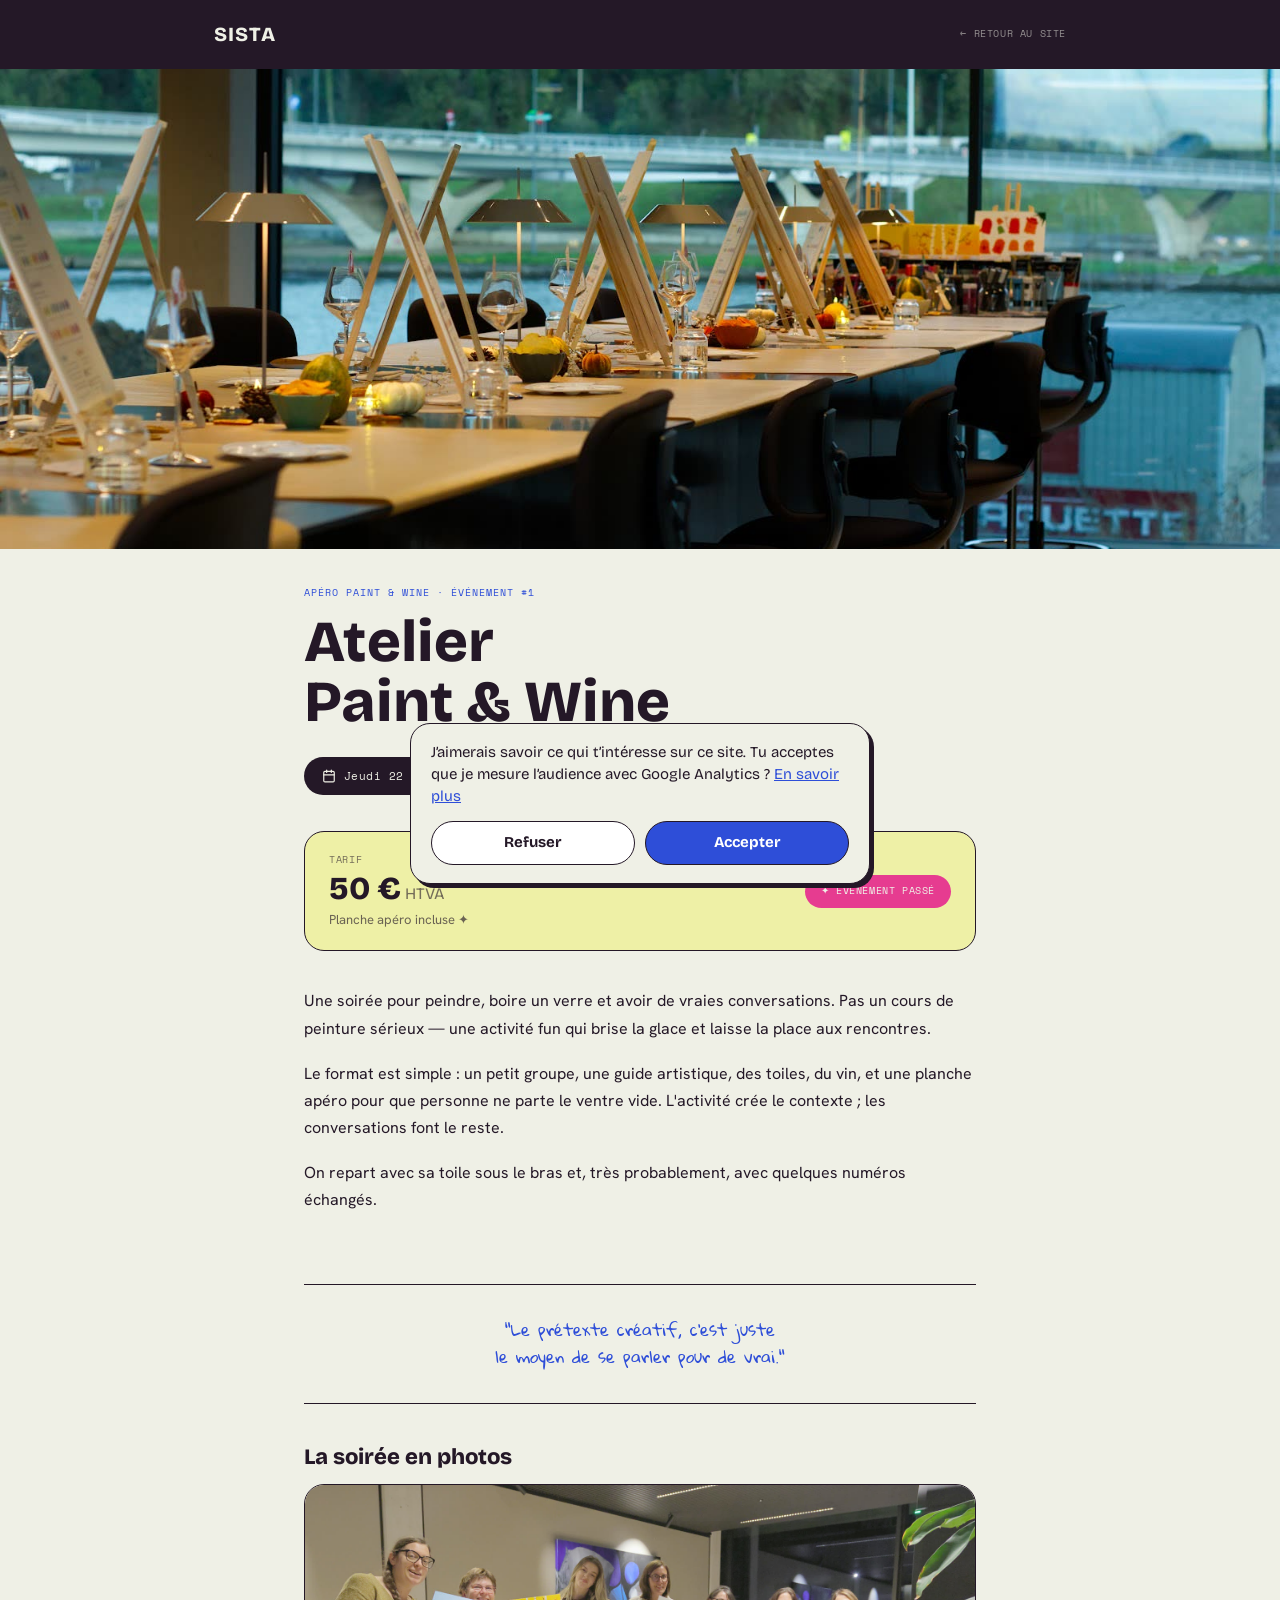
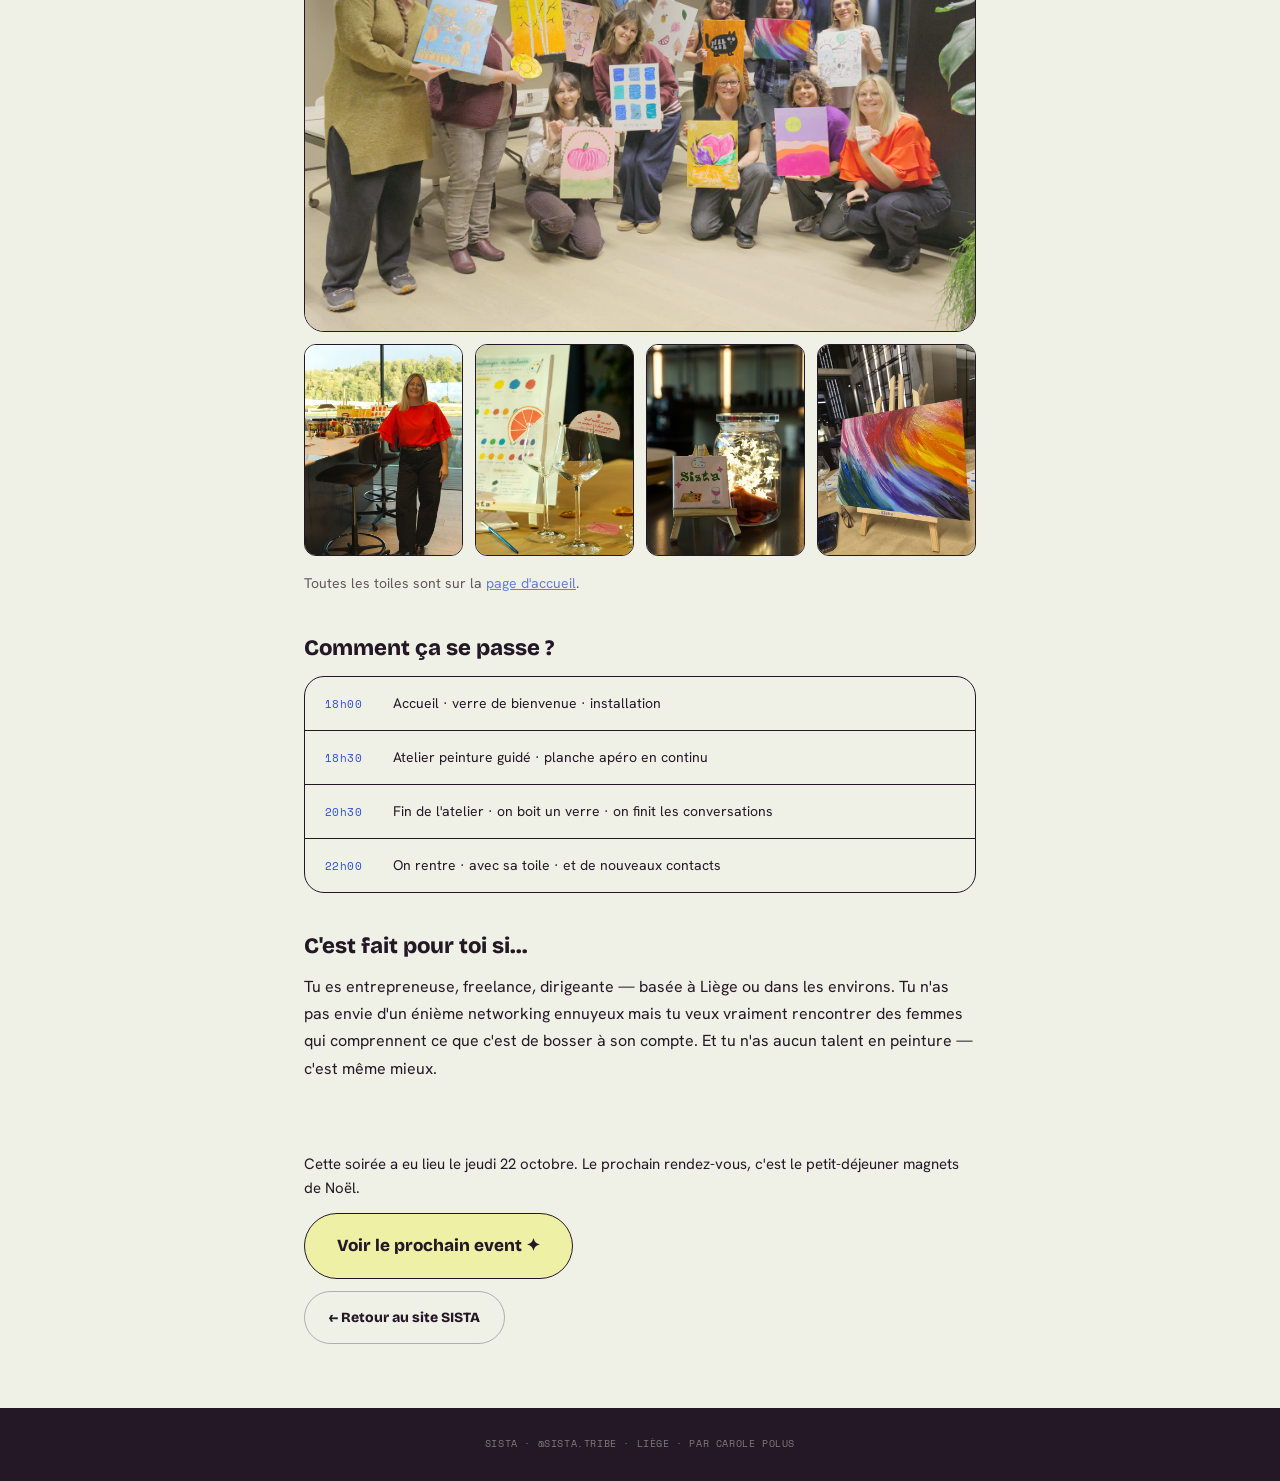
<file: event-paint-wine-22-octobre.html>
<!DOCTYPE html>
<html lang="fr">
<head>
<meta charset="UTF-8">
<meta name="viewport" content="width=device-width, initial-scale=1.0">
<title>Atelier Paint & Wine · SISTA · 22 octobre</title>
<meta name="description" content="Atelier Paint & Wine SISTA · Jeudi 22 octobre · 18h–22h · Bord de Meuse, Liège · 50€ HTVA, planche apéro incluse.">
<meta property="og:title" content="Atelier Paint & Wine · SISTA · 22 octobre">
<meta property="og:description" content="Un soir peinture, vin et vraies conversations entre entrepreneures à Liège. Places limitées.">
<meta property="og:image" content="https://sistatribe.be/img/galerie/paint-wine-salle.jpg">
<link rel="icon" type="image/svg+xml" href="data:image/svg+xml,<svg xmlns='http://www.w3.org/2000/svg' viewBox='0 0 32 32'><rect width='32' height='32' rx='8' fill='%232E4ED8'/><path d='M16 4C16.5 13.2 18.8 15.5 28 16 18.8 16.5 16.5 18.8 16 28 15.5 18.8 13.2 16.5 4 16 13.2 15.5 15.5 13.2 16 4Z' fill='%23E63C90'/></svg>">
<link rel="preconnect" href="https://fonts.googleapis.com">
<link href="https://fonts.googleapis.com/css2?family=Hanken+Grotesk:wght@400;500;600;700&display=swap" rel="stylesheet">
<style>
  @font-face { font-family:'Bricolage Grotesque'; src:url('fonts/BricolageGrotesque-Regular.ttf') format('truetype'); font-weight:400; }
  @font-face { font-family:'Bricolage Grotesque'; src:url('fonts/BricolageGrotesque-Bold.ttf') format('truetype'); font-weight:700; }
  @font-face { font-family:'Bricolage Grotesque'; src:url('fonts/BricolageGrotesque-ExtraBold.ttf') format('truetype'); font-weight:800; }
  @font-face { font-family:'Space Mono'; src:url('fonts/SpaceMono-Regular.ttf') format('truetype'); font-weight:400; }
  @font-face { font-family:'Gloria Hallelujah'; src:url('fonts/gloriahallelujah.ttf') format('truetype'); font-weight:400; }

  :root{
    --cobalt:#2E4ED8;
    --magenta:#E63C90;
    --periwinkle:#6154DB;
    --cream:#EFF0E6;
    --citron:#EEF0A6;
    --lime:#B5D62A;
    --ink:#241827;
    --border-main:1.5px solid var(--ink);
    --radius-card:20px;
  }
  *{ box-sizing:border-box; margin:0; padding:0; }
  body{
    background:var(--cream);
    color:var(--ink);
    font-family:'Hanken Grotesk', sans-serif;
    line-height:1.65;
  }

  /* ── Header ── */
  header{
    background:var(--ink);
    padding:18px 0;
    position:sticky;
    top:0;
    z-index:100;
  }
  header .inner{
    max-width:900px;
    margin:0 auto;
    padding:0 24px;
    display:flex;
    align-items:center;
    justify-content:space-between;
    gap:16px;
  }
  .logo{
    font-family:'Bricolage Grotesque', sans-serif;
    font-weight:800;
    font-size:20px;
    color:var(--cream);
    text-decoration:none;
    letter-spacing:.05em;
  }
  .back-link{
    font-family:'Space Mono', monospace;
    font-size:10px;
    color:var(--cream);
    text-decoration:none;
    letter-spacing:.06em;
    text-transform:uppercase;
    opacity:.55;
    transition:opacity .15s;
  }
  .back-link:hover{ opacity:.9; }

  /* ── Hero ── */
  .hero-img{
    width:100%;
    height:clamp(260px, 42vw, 480px);
    object-fit:cover;
    display:block;
  }
  .hero-fallback{
    width:100%;
    height:clamp(260px, 42vw, 480px);
    background:repeating-linear-gradient(45deg,#2E4ED8,#2E4ED8 10px,#6154DB 10px,#6154DB 20px);
  }

  /* ── Wrap ── */
  .wrap{ max-width:720px; margin:0 auto; padding:0 24px; }

  /* ── Badge ── */
  .badge{
    display:inline-block;
    font-family:'Space Mono', monospace;
    font-size:9px;
    letter-spacing:.08em;
    text-transform:uppercase;
    padding:5px 12px;
    border-radius:999px;
    border:var(--border-main);
  }
  .badge-magenta{ background:var(--magenta); color:var(--cream); }

  /* ── Titre event ── */
  .event-header{
    padding:36px 0 0;
  }
  .event-label{
    font-family:'Space Mono', monospace;
    font-size:10px;
    letter-spacing:.1em;
    text-transform:uppercase;
    color:var(--cobalt);
    margin-bottom:10px;
  }
  h1{
    font-family:'Bricolage Grotesque', sans-serif;
    font-weight:800;
    font-size:clamp(34px, 7vw, 58px);
    line-height:1.05;
    margin-bottom:24px;
  }

  /* ── Infos pratiques ── */
  .infos{
    display:flex;
    flex-wrap:wrap;
    gap:12px;
    margin-bottom:36px;
  }
  .info-chip{
    display:flex;
    align-items:center;
    gap:8px;
    background:var(--ink);
    color:var(--cream);
    border-radius:999px;
    padding:10px 18px;
    font-family:'Space Mono', monospace;
    font-size:11px;
    letter-spacing:.04em;
  }
  .info-chip svg{ flex-shrink:0; }

  /* ── Prix highlight ── */
  .prix-box{
    background:var(--citron);
    border:var(--border-main);
    border-radius:var(--radius-card);
    padding:20px 24px;
    margin-bottom:36px;
    display:flex;
    align-items:center;
    justify-content:space-between;
    flex-wrap:wrap;
    gap:12px;
  }
  .prix-label{
    font-family:'Space Mono', monospace;
    font-size:10px;
    letter-spacing:.07em;
    text-transform:uppercase;
    opacity:.6;
    margin-bottom:4px;
  }
  .prix-amount{
    font-family:'Bricolage Grotesque', sans-serif;
    font-weight:800;
    font-size:32px;
    line-height:1;
  }
  .prix-sub{
    font-size:13px;
    opacity:.65;
    margin-top:4px;
  }
  .places-badge{
    font-family:'Space Mono', monospace;
    font-size:10px;
    letter-spacing:.06em;
    text-transform:uppercase;
    background:var(--magenta);
    color:var(--cream);
    border-radius:999px;
    padding:8px 16px;
    white-space:nowrap;
  }

  /* ── Corps ── */
  .body-text{
    padding:0 0 16px;
  }
  .body-text p{
    font-size:16px;
    margin-bottom:18px;
    line-height:1.7;
  }
  h2{
    font-family:'Bricolage Grotesque', sans-serif;
    font-weight:800;
    font-size:22px;
    margin:40px 0 14px;
    line-height:1.2;
  }

  /* ── Programme ── */
  .programme{
    border:var(--border-main);
    border-radius:var(--radius-card);
    overflow:hidden;
    margin-bottom:36px;
  }
  .programme-row{
    display:flex;
    align-items:flex-start;
    gap:16px;
    padding:16px 20px;
    border-bottom:var(--border-main);
  }
  .programme-row:last-child{ border-bottom:none; }
  .programme-time{
    font-family:'Space Mono', monospace;
    font-size:11px;
    letter-spacing:.04em;
    color:var(--cobalt);
    white-space:nowrap;
    min-width:52px;
    padding-top:2px;
  }
  .programme-desc{
    font-size:14px;
    line-height:1.5;
  }

  /* ── Pull quote ── */
  .pull-quote{
    font-family:'Gloria Hallelujah', cursive;
    font-size:15px;
    line-height:1.8;
    text-align:center;
    color:var(--cobalt);
    padding:32px 24px;
    border-top:var(--border-main);
    border-bottom:var(--border-main);
    margin:36px 0;
  }

  /* ── En photos ── */
  .photo-groupe{
    width:100%;
    aspect-ratio:3/2;
    object-fit:cover;
    border:var(--border-main);
    border-radius:var(--radius-card);
    display:block;
    margin-bottom:12px;
  }
  .toiles{
    display:grid;
    grid-template-columns:repeat(4, 1fr);
    gap:12px;
    margin-bottom:36px;
  }
  .toiles img{
    width:100%;
    aspect-ratio:3/4;
    object-fit:cover;
    border:var(--border-main);
    border-radius:12px;
    display:block;
  }
  @media (max-width:520px){
    .toiles{ grid-template-columns:repeat(2, 1fr); }
  }

  /* ── CTA sticky ── */
  .cta-block{
    padding:36px 0 64px;
    display:flex;
    flex-direction:column;
    align-items:flex-start;
    gap:12px;
  }
  .btn{
    display:inline-flex;
    align-items:center;
    gap:10px;
    font-family:'Bricolage Grotesque', sans-serif;
    font-weight:800;
    font-size:17px;
    text-decoration:none;
    padding:18px 32px;
    border-radius:999px;
    border:var(--border-main);
   
    transition:transform .18s cubic-bezier(.34,1.56,.64,1), box-shadow .18s;
  }
  .btn:hover{ transform:translateY(-3px) scale(1.03); box-shadow:0 8px 24px rgba(0,0,0,.14); }
  .btn-reserve{ background:var(--citron); color:var(--ink); }
  .btn-back{ background:transparent; color:var(--ink); border-color:rgba(36,24,39,.3); font-size:14px; padding:14px 24px; }

  /* ── Footer ── */
  footer{
    background:var(--ink);
    color:var(--cream);
    padding:28px 0;
    text-align:center;
  }
  .kick{
    font-family:'Space Mono', monospace;
    font-size:10px;
    opacity:.45;
    letter-spacing:.06em;
    text-transform:uppercase;
  }
</style>
<script src="/analytics.js" defer></script>
<link rel="stylesheet" href="curseur.css">
</head>
<body>

<header>
  <div class="inner">
    <a href="index.html" class="logo">SISTA</a>
    <a href="index.html" class="back-link">← Retour au site</a>
  </div>
</header>

<!-- Hero image -->
<img class="hero-img" src="img/galerie/paint-wine-salle.jpg" alt="La salle du Bord de Meuse préparée pour l'atelier Paint & Wine SISTA"
     onerror="this.style.display='none';this.nextElementSibling.style.display='block'">
<div class="hero-fallback" style="display:none;"></div>

<div class="wrap">

  <div class="event-header">
    <p class="event-label">Apéro Paint &amp; Wine · Événement #1</p>
    <h1>Atelier<br>Paint &amp; Wine</h1>
  </div>

  <!-- Infos pratiques -->
  <div class="infos">
    <div class="info-chip">
      <svg width="14" height="14" viewBox="0 0 24 24" fill="none" stroke="currentColor" stroke-width="2" stroke-linecap="round" stroke-linejoin="round"><rect x="3" y="4" width="18" height="18" rx="2"/><line x1="16" y1="2" x2="16" y2="6"/><line x1="8" y1="2" x2="8" y2="6"/><line x1="3" y1="10" x2="21" y2="10"/></svg>
      Jeudi 22 octobre
    </div>
    <div class="info-chip">
      <svg width="14" height="14" viewBox="0 0 24 24" fill="none" stroke="currentColor" stroke-width="2" stroke-linecap="round" stroke-linejoin="round"><circle cx="12" cy="12" r="10"/><polyline points="12 6 12 12 16 14"/></svg>
      18h – 22h
    </div>
    <div class="info-chip">
      <svg width="14" height="14" viewBox="0 0 24 24" fill="none" stroke="currentColor" stroke-width="2" stroke-linecap="round" stroke-linejoin="round"><path d="M21 10c0 7-9 13-9 13S3 17 3 10a9 9 0 0 1 18 0z"/><circle cx="12" cy="10" r="3"/></svg>
      Bord de Meuse · Liège
    </div>
  </div>

  <!-- Prix -->
  <div class="prix-box">
    <div>
      <p class="prix-label">Tarif</p>
      <p class="prix-amount">50 €<span style="font-size:16px;font-weight:400;opacity:.6;"> HTVA</span></p>
      <p class="prix-sub">Planche apéro incluse ✦</p>
    </div>
    <span class="places-badge">✦ Événement passé</span>
  </div>

  <!-- Corps -->
  <div class="body-text">
    <p>Une soirée pour peindre, boire un verre et avoir de vraies conversations. Pas un cours de peinture sérieux — une activité fun qui brise la glace et laisse la place aux rencontres.</p>
    <p>Le format est simple : un petit groupe, une guide artistique, des toiles, du vin, et une planche apéro pour que personne ne parte le ventre vide. L'activité crée le contexte ; les conversations font le reste.</p>
    <p>On repart avec sa toile sous le bras et, très probablement, avec quelques numéros échangés.</p>
  </div>

  <div class="pull-quote">
    "Le prétexte créatif, c'est juste<br>le moyen de se parler pour de vrai."
  </div>

  <!-- En photos -->
  <h2>La soirée en photos</h2>
  <img class="photo-groupe" src="img/galerie/paint-wine-groupe.jpg" alt="Les participantes du Paint & Wine SISTA posent avec leurs toiles au Bord de Meuse" loading="lazy">
  <div class="toiles">
    <img src="img/galerie/paint-wine-15.jpg" alt="Carole Polus dans la salle avant l'atelier" loading="lazy">
    <img src="img/galerie/paint-wine-17.jpg" alt="Fiche de couleurs sur un chevalet, avec un verre de vin" loading="lazy">
    <img src="img/galerie/paint-wine-06.jpg" alt="Petit chevalet SISTA à côté d'un bocal lumineux" loading="lazy">
    <img src="img/galerie/toile-08.jpg" alt="Toile : vague de couleurs vives" loading="lazy">
  </div>
  <p style="font-size:14px;opacity:.7;margin:-20px 0 36px;">Toutes les toiles sont sur la <a href="index.html#en-vrai" style="color:var(--cobalt);">page d'accueil</a>.</p>

  <!-- Programme -->
  <h2>Comment ça se passe ?</h2>
  <div class="programme">
    <div class="programme-row">
      <span class="programme-time">18h00</span>
      <span class="programme-desc">Accueil · verre de bienvenue · installation</span>
    </div>
    <div class="programme-row">
      <span class="programme-time">18h30</span>
      <span class="programme-desc">Atelier peinture guidé · planche apéro en continu</span>
    </div>
    <div class="programme-row">
      <span class="programme-time">20h30</span>
      <span class="programme-desc">Fin de l'atelier · on boit un verre · on finit les conversations</span>
    </div>
    <div class="programme-row">
      <span class="programme-time">22h00</span>
      <span class="programme-desc">On rentre · avec sa toile · et de nouveaux contacts</span>
    </div>
  </div>

  <!-- Pour qui -->
  <h2>C'est fait pour toi si…</h2>
  <div class="body-text">
    <p>Tu es entrepreneuse, freelance, dirigeante — basée à Liège ou dans les environs. Tu n'as pas envie d'un énième networking ennuyeux mais tu veux vraiment rencontrer des femmes qui comprennent ce que c'est de bosser à son compte. Et tu n'as aucun talent en peinture — c'est même mieux.</p>
  </div>

  <!-- CTA -->
  <div class="cta-block">
    <p style="font-size:15px;">Cette soirée a eu lieu le jeudi 22 octobre. Le prochain rendez-vous, c'est le petit-déjeuner magnets de Noël.</p>
    <a class="btn btn-reserve" href="event-petit-dejeuner-24-novembre.html">
      Voir le prochain event ✦
    </a>
    <a class="btn btn-back" href="index.html">← Retour au site SISTA</a>
  </div>

</div>

<footer>
  <p class="kick">SISTA · @sista.tribe · Liège · par Carole Polus</p>
</footer>

</body>
</html>
</file>
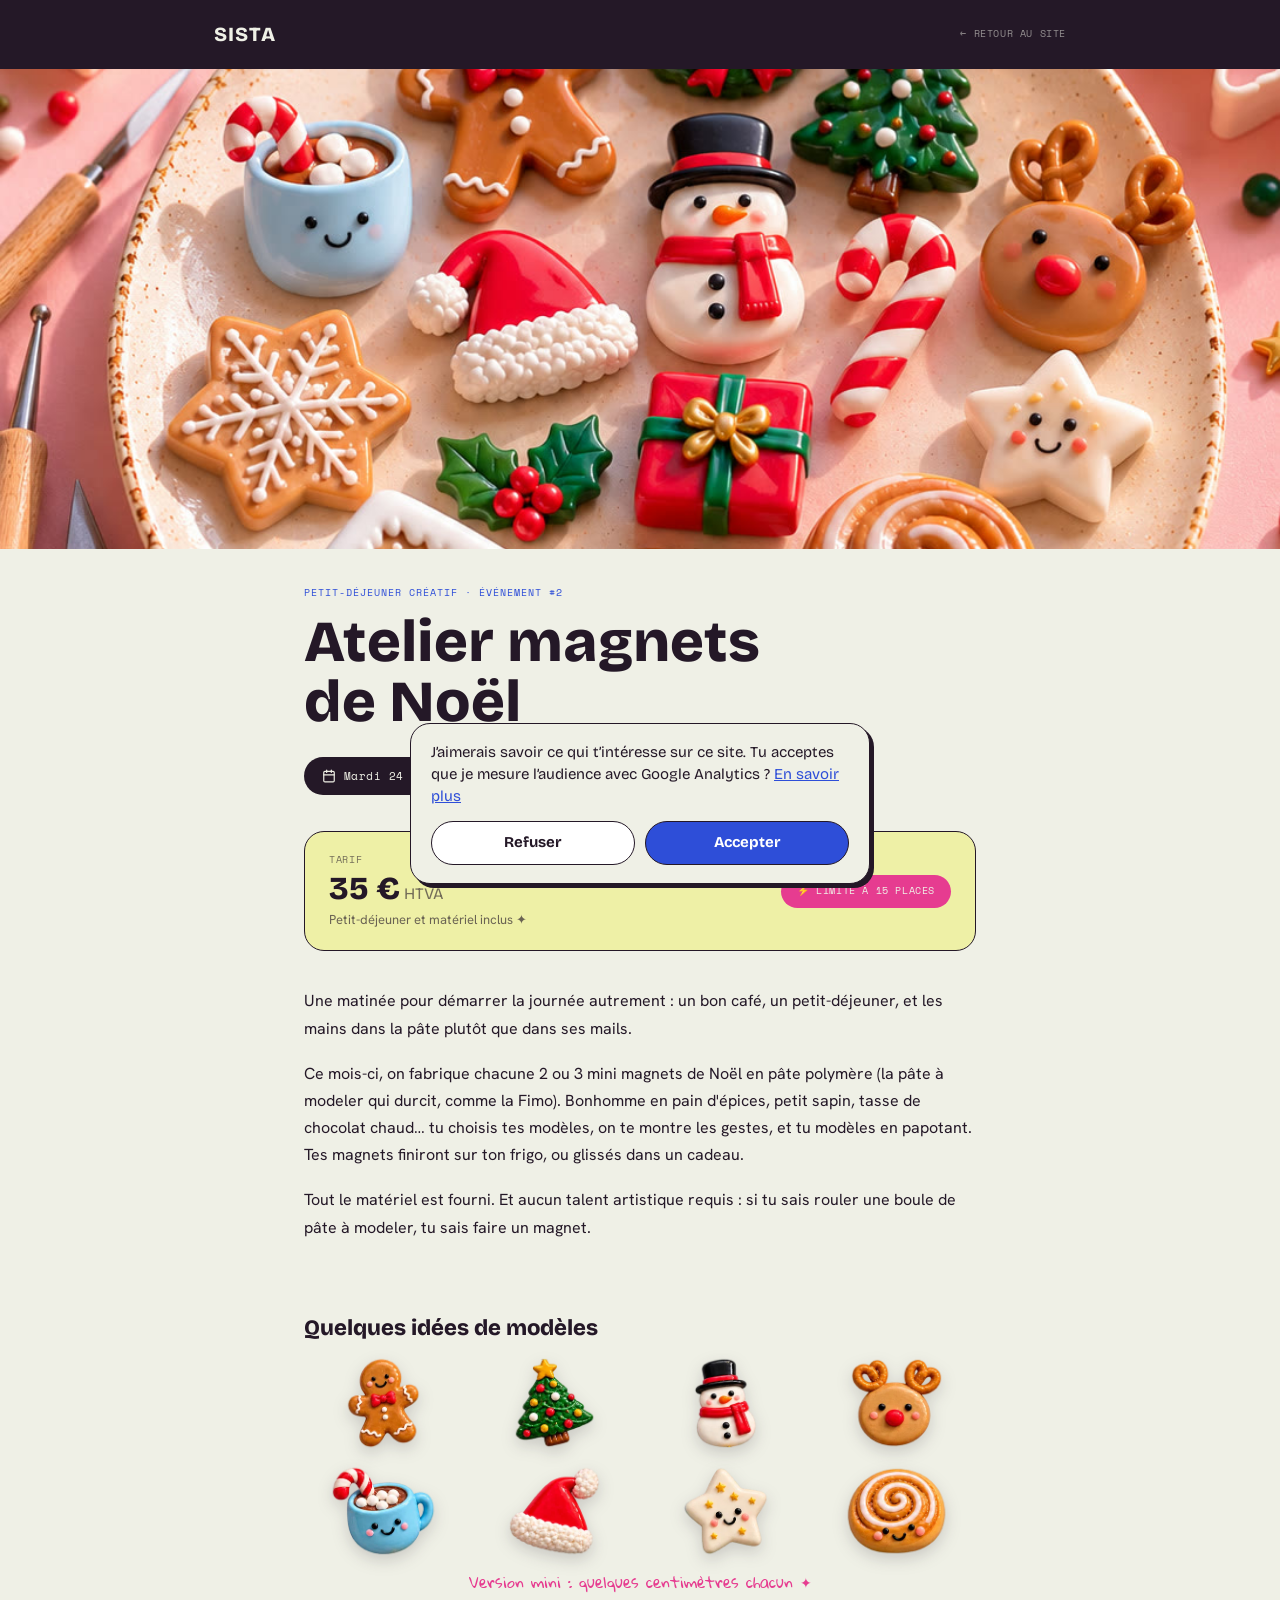
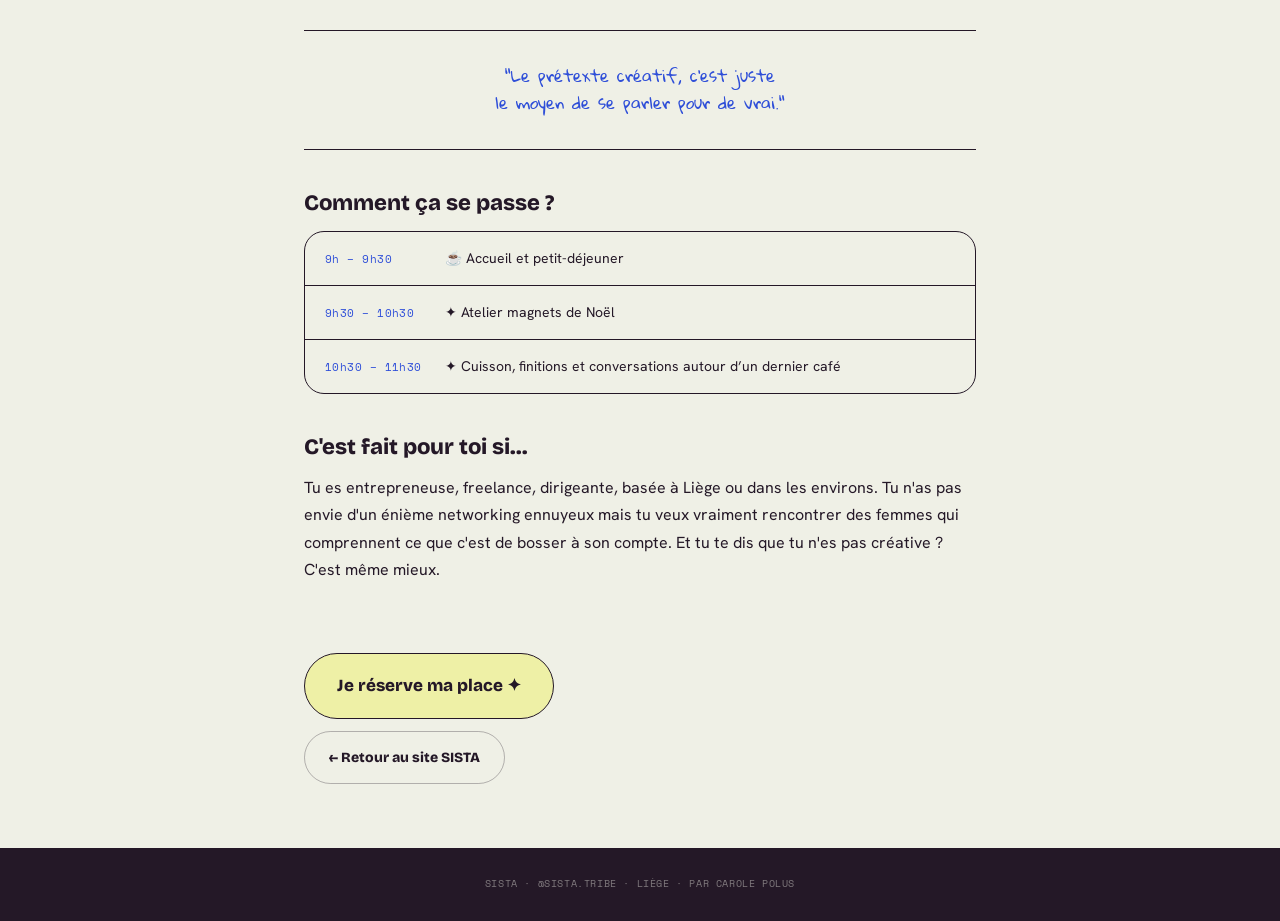
<file: event-petit-dejeuner-24-novembre.html>
<!DOCTYPE html>
<html lang="fr">
<head>
<meta charset="UTF-8">
<meta name="viewport" content="width=device-width, initial-scale=1.0">
<title>Magnets de Noël · Petit-déjeuner créatif SISTA · 24 novembre</title>
<meta name="description" content="Petit-déjeuner créatif SISTA · Atelier magnets de Noël en pâte polymère · Mardi 24 novembre · 9h–11h30 · Bord de Meuse, Liège · 35€ HTVA, petit-déjeuner et matériel inclus.">
<meta property="og:title" content="Magnets de Noël · Petit-déjeuner créatif SISTA · 24 novembre">
<meta property="og:description" content="Un café, un croissant, et 2 ou 3 mini magnets de Noël à modeler en papotant. Mardi 24 novembre à Liège, 15 places.">
<meta property="og:image" content="https://sistatribe.be/img/og-magnets-noel.jpg">
<link rel="icon" type="image/svg+xml" href="data:image/svg+xml,<svg xmlns='http://www.w3.org/2000/svg' viewBox='0 0 32 32'><rect width='32' height='32' rx='8' fill='%232E4ED8'/><path d='M16 4C16.5 13.2 18.8 15.5 28 16 18.8 16.5 16.5 18.8 16 28 15.5 18.8 13.2 16.5 4 16 13.2 15.5 15.5 13.2 16 4Z' fill='%23E63C90'/></svg>">
<link rel="preconnect" href="https://fonts.googleapis.com">
<link href="https://fonts.googleapis.com/css2?family=Hanken+Grotesk:wght@400;500;600;700&display=swap" rel="stylesheet">
<style>
  @font-face { font-family:'Bricolage Grotesque'; src:url('fonts/BricolageGrotesque-Regular.ttf') format('truetype'); font-weight:400; }
  @font-face { font-family:'Bricolage Grotesque'; src:url('fonts/BricolageGrotesque-Bold.ttf') format('truetype'); font-weight:700; }
  @font-face { font-family:'Bricolage Grotesque'; src:url('fonts/BricolageGrotesque-ExtraBold.ttf') format('truetype'); font-weight:800; }
  @font-face { font-family:'Space Mono'; src:url('fonts/SpaceMono-Regular.ttf') format('truetype'); font-weight:400; }
  @font-face { font-family:'Gloria Hallelujah'; src:url('fonts/gloriahallelujah.ttf') format('truetype'); font-weight:400; }

  :root{
    --cobalt:#2E4ED8;
    --magenta:#E63C90;
    --periwinkle:#6154DB;
    --cream:#EFF0E6;
    --citron:#EEF0A6;
    --lime:#B5D62A;
    --ink:#241827;
    --border-main:1.5px solid var(--ink);
    --radius-card:20px;
  }
  *{ box-sizing:border-box; margin:0; padding:0; }
  body{
    background:var(--cream);
    color:var(--ink);
    font-family:'Hanken Grotesk', sans-serif;
    line-height:1.65;
  }

  /* ── Header ── */
  header{
    background:var(--ink);
    padding:18px 0;
    position:sticky;
    top:0;
    z-index:100;
  }
  header .inner{
    max-width:900px;
    margin:0 auto;
    padding:0 24px;
    display:flex;
    align-items:center;
    justify-content:space-between;
    gap:16px;
  }
  .logo{
    font-family:'Bricolage Grotesque', sans-serif;
    font-weight:800;
    font-size:20px;
    color:var(--cream);
    text-decoration:none;
    letter-spacing:.05em;
  }
  .back-link{
    font-family:'Space Mono', monospace;
    font-size:10px;
    color:var(--cream);
    text-decoration:none;
    letter-spacing:.06em;
    text-transform:uppercase;
    opacity:.55;
    transition:opacity .15s;
  }
  .back-link:hover{ opacity:.9; }

  /* ── Hero ── */
  .hero-img{
    width:100%;
    height:clamp(260px, 42vw, 480px);
    object-fit:cover;
    display:block;
  }
  .hero-fallback{
    width:100%;
    height:clamp(260px, 42vw, 480px);
    background:repeating-linear-gradient(45deg,#2E4ED8,#2E4ED8 10px,#6154DB 10px,#6154DB 20px);
  }

  /* ── Wrap ── */
  .wrap{ max-width:720px; margin:0 auto; padding:0 24px; }

  /* ── Badge ── */
  .badge{
    display:inline-block;
    font-family:'Space Mono', monospace;
    font-size:9px;
    letter-spacing:.08em;
    text-transform:uppercase;
    padding:5px 12px;
    border-radius:999px;
    border:var(--border-main);
  }
  .badge-magenta{ background:var(--magenta); color:var(--cream); }

  /* ── Titre event ── */
  .event-header{
    padding:36px 0 0;
  }
  .event-label{
    font-family:'Space Mono', monospace;
    font-size:10px;
    letter-spacing:.1em;
    text-transform:uppercase;
    color:var(--cobalt);
    margin-bottom:10px;
  }
  h1{
    font-family:'Bricolage Grotesque', sans-serif;
    font-weight:800;
    font-size:clamp(34px, 7vw, 58px);
    line-height:1.05;
    margin-bottom:24px;
  }

  /* ── Infos pratiques ── */
  .infos{
    display:flex;
    flex-wrap:wrap;
    gap:12px;
    margin-bottom:36px;
  }
  .info-chip{
    display:flex;
    align-items:center;
    gap:8px;
    background:var(--ink);
    color:var(--cream);
    border-radius:999px;
    padding:10px 18px;
    font-family:'Space Mono', monospace;
    font-size:11px;
    letter-spacing:.04em;
  }
  .info-chip svg{ flex-shrink:0; }

  /* ── Prix highlight ── */
  .prix-box{
    background:var(--citron);
    border:var(--border-main);
    border-radius:var(--radius-card);
    padding:20px 24px;
    margin-bottom:36px;
    display:flex;
    align-items:center;
    justify-content:space-between;
    flex-wrap:wrap;
    gap:12px;
  }
  .prix-label{
    font-family:'Space Mono', monospace;
    font-size:10px;
    letter-spacing:.07em;
    text-transform:uppercase;
    opacity:.6;
    margin-bottom:4px;
  }
  .prix-amount{
    font-family:'Bricolage Grotesque', sans-serif;
    font-weight:800;
    font-size:32px;
    line-height:1;
  }
  .prix-sub{
    font-size:13px;
    opacity:.65;
    margin-top:4px;
  }
  .places-badge{
    font-family:'Space Mono', monospace;
    font-size:10px;
    letter-spacing:.06em;
    text-transform:uppercase;
    background:var(--magenta);
    color:var(--cream);
    border-radius:999px;
    padding:8px 16px;
    white-space:nowrap;
  }

  /* ── Corps ── */
  .body-text{
    padding:0 0 16px;
  }
  .body-text p{
    font-size:16px;
    margin-bottom:18px;
    line-height:1.7;
  }
  h2{
    font-family:'Bricolage Grotesque', sans-serif;
    font-weight:800;
    font-size:22px;
    margin:40px 0 14px;
    line-height:1.2;
  }

  /* ── Modèles de magnets ── */
  .magnets{
    display:grid;
    grid-template-columns:repeat(4, 1fr);
    gap:12px;
    margin:8px 0 12px;
  }
  .magnets img{
    width:100%;
    height:96px;
    object-fit:contain;
    filter:drop-shadow(0 6px 8px rgba(36,24,39,.18));
    animation:flotte 3.2s ease-in-out infinite;
    transition:scale .25s cubic-bezier(.34,1.56,.64,1), rotate .25s cubic-bezier(.34,1.56,.64,1);
   
  }
  /* Les magnets flottent doucement, chacun à son rythme */
  .magnets img:nth-child(2n){ animation-delay:-1.1s; }
  .magnets img:nth-child(3n){ animation-delay:-2.2s; }
  .magnets img:nth-child(4n){ animation-duration:3.8s; }
  .magnets img:hover{ scale:1.18; rotate:-8deg; }
  @keyframes flotte{
    0%, 100%{ translate:0 0; }
    50%{ translate:0 -6px; }
  }
  @media (prefers-reduced-motion: reduce){
    .magnets img{ animation:none; }
  }
  .magnets-note{
    font-family:'Gloria Hallelujah', cursive;
    font-size:14px;
    color:var(--magenta);
    text-align:center;
    margin-bottom:36px;
  }
  @media (max-width:520px){
    .magnets{ gap:6px; }
    .magnets img{ height:64px; }
  }

  /* ── Programme ── */
  .programme{
    border:var(--border-main);
    border-radius:var(--radius-card);
    overflow:hidden;
    margin-bottom:36px;
  }
  .programme-row{
    display:flex;
    align-items:flex-start;
    gap:16px;
    padding:16px 20px;
    border-bottom:var(--border-main);
  }
  .programme-row:last-child{ border-bottom:none; }
  .programme-time{
    font-family:'Space Mono', monospace;
    font-size:11px;
    letter-spacing:.04em;
    color:var(--cobalt);
    white-space:nowrap;
    min-width:104px;
    padding-top:2px;
  }
  .programme-desc{
    font-size:14px;
    line-height:1.5;
  }

  /* ── Pull quote ── */
  .pull-quote{
    font-family:'Gloria Hallelujah', cursive;
    font-size:15px;
    line-height:1.8;
    text-align:center;
    color:var(--cobalt);
    padding:32px 24px;
    border-top:var(--border-main);
    border-bottom:var(--border-main);
    margin:36px 0;
  }

  /* ── CTA sticky ── */
  .cta-block{
    padding:36px 0 64px;
    display:flex;
    flex-direction:column;
    align-items:flex-start;
    gap:12px;
  }
  .btn{
    display:inline-flex;
    align-items:center;
    gap:10px;
    font-family:'Bricolage Grotesque', sans-serif;
    font-weight:800;
    font-size:17px;
    text-decoration:none;
    padding:18px 32px;
    border-radius:999px;
    border:var(--border-main);
   
    transition:transform .18s cubic-bezier(.34,1.56,.64,1), box-shadow .18s;
  }
  .btn:hover{ transform:translateY(-3px) scale(1.03); box-shadow:0 8px 24px rgba(0,0,0,.14); }
  .btn-reserve{ background:var(--citron); color:var(--ink); }
  .btn-back{ background:transparent; color:var(--ink); border-color:rgba(36,24,39,.3); font-size:14px; padding:14px 24px; }

  /* ── Footer ── */
  footer{
    background:var(--ink);
    color:var(--cream);
    padding:28px 0;
    text-align:center;
  }
  .kick{
    font-family:'Space Mono', monospace;
    font-size:10px;
    opacity:.45;
    letter-spacing:.06em;
    text-transform:uppercase;
  }
</style>
<script src="/analytics.js" defer></script>
<link rel="stylesheet" href="curseur.css">
</head>
<body>

<header>
  <div class="inner">
    <a href="index.html" class="logo">SISTA</a>
    <a href="index.html" class="back-link">← Retour au site</a>
  </div>
</header>

<!-- Hero image -->
<img class="hero-img" src="img/atelier-magnets-noel.jpg" alt="Une assiette de mini magnets de Noël en pâte polymère : bonhomme en pain d'épices, sapin, bonhomme de neige, renne"
     onerror="this.style.display='none';this.nextElementSibling.style.display='block'">
<div class="hero-fallback" style="display:none;"></div>

<div class="wrap">

  <div class="event-header">
    <p class="event-label">Petit-déjeuner créatif · Événement #2</p>
    <h1>Atelier magnets<br>de Noël</h1>
  </div>

  <!-- Infos pratiques -->
  <div class="infos">
    <div class="info-chip">
      <svg width="14" height="14" viewBox="0 0 24 24" fill="none" stroke="currentColor" stroke-width="2" stroke-linecap="round" stroke-linejoin="round"><rect x="3" y="4" width="18" height="18" rx="2"/><line x1="16" y1="2" x2="16" y2="6"/><line x1="8" y1="2" x2="8" y2="6"/><line x1="3" y1="10" x2="21" y2="10"/></svg>
      Mardi 24 novembre
    </div>
    <div class="info-chip">
      <svg width="14" height="14" viewBox="0 0 24 24" fill="none" stroke="currentColor" stroke-width="2" stroke-linecap="round" stroke-linejoin="round"><circle cx="12" cy="12" r="10"/><polyline points="12 6 12 12 16 14"/></svg>
      9h – 11h30
    </div>
    <div class="info-chip">
      <svg width="14" height="14" viewBox="0 0 24 24" fill="none" stroke="currentColor" stroke-width="2" stroke-linecap="round" stroke-linejoin="round"><path d="M21 10c0 7-9 13-9 13S3 17 3 10a9 9 0 0 1 18 0z"/><circle cx="12" cy="10" r="3"/></svg>
      Bord de Meuse · Liège
    </div>
  </div>

  <!-- Prix -->
  <div class="prix-box">
    <div>
      <p class="prix-label">Tarif</p>
      <p class="prix-amount">35 €<span style="font-size:16px;font-weight:400;opacity:.6;"> HTVA</span></p>
      <p class="prix-sub">Petit-déjeuner et matériel inclus ✦</p>
    </div>
    <span class="places-badge">⚡ Limité à 15 places</span>
  </div>

  <!-- Corps -->
  <div class="body-text">
    <p>Une matinée pour démarrer la journée autrement : un bon café, un petit-déjeuner, et les mains dans la pâte plutôt que dans ses mails.</p>
    <p>Ce mois-ci, on fabrique chacune 2 ou 3 mini magnets de Noël en pâte polymère (la pâte à modeler qui durcit, comme la Fimo). Bonhomme en pain d'épices, petit sapin, tasse de chocolat chaud… tu choisis tes modèles, on te montre les gestes, et tu modèles en papotant. Tes magnets finiront sur ton frigo, ou glissés dans un cadeau.</p>
    <p>Tout le matériel est fourni. Et aucun talent artistique requis : si tu sais rouler une boule de pâte à modeler, tu sais faire un magnet.</p>
  </div>

  <h2>Quelques idées de modèles</h2>
  <div class="magnets">
    <img src="img/magnets/01-pain-epices.webp" alt="Magnet bonhomme en pain d'épices" loading="lazy">
    <img src="img/magnets/09-sapin.webp" alt="Magnet sapin de Noël" loading="lazy">
    <img src="img/magnets/03-bonhomme-neige.webp" alt="Magnet bonhomme de neige" loading="lazy">
    <img src="img/magnets/07-renne.webp" alt="Magnet renne" loading="lazy">
    <img src="img/magnets/11-tasse-bleue.webp" alt="Magnet tasse de chocolat chaud" loading="lazy">
    <img src="img/magnets/05-bonnet-noel.webp" alt="Magnet bonnet de Noël" loading="lazy">
    <img src="img/magnets/12-etoile.webp" alt="Magnet étoile" loading="lazy">
    <img src="img/magnets/13-brioche-cannelle.webp" alt="Magnet brioche à la cannelle" loading="lazy">
  </div>
  <p class="magnets-note">Version mini : quelques centimètres chacun ✦</p>

  <div class="pull-quote">
    "Le prétexte créatif, c'est juste<br>le moyen de se parler pour de vrai."
  </div>

  <!-- Programme -->
  <h2>Comment ça se passe ?</h2>
  <div class="programme">
    <div class="programme-row">
      <span class="programme-time">9h – 9h30</span>
      <span class="programme-desc">☕ Accueil et petit-déjeuner</span>
    </div>
    <div class="programme-row">
      <span class="programme-time">9h30 – 10h30</span>
      <span class="programme-desc">✦ Atelier magnets de Noël</span>
    </div>
    <div class="programme-row">
      <span class="programme-time">10h30 – 11h30</span>
      <span class="programme-desc">✦ Cuisson, finitions et conversations autour d’un dernier café</span>
    </div>
  </div>

  <!-- Pour qui -->
  <h2>C'est fait pour toi si…</h2>
  <div class="body-text">
    <p>Tu es entrepreneuse, freelance, dirigeante, basée à Liège ou dans les environs. Tu n'as pas envie d'un énième networking ennuyeux mais tu veux vraiment rencontrer des femmes qui comprennent ce que c'est de bosser à son compte. Et tu te dis que tu n'es pas créative ? C'est même mieux.</p>
  </div>
  <!-- CTA -->
  <div class="cta-block">
    <a class="btn btn-reserve" href="reservation-petit-dejeuner-24-novembre.html">
      Je réserve ma place ✦
    </a>
    <a class="btn btn-back" href="index.html">← Retour au site SISTA</a>
  </div>

</div>

<footer>
  <p class="kick">SISTA · @sista.tribe · Liège · par Carole Polus</p>
</footer>

</body>
</html>
</file>
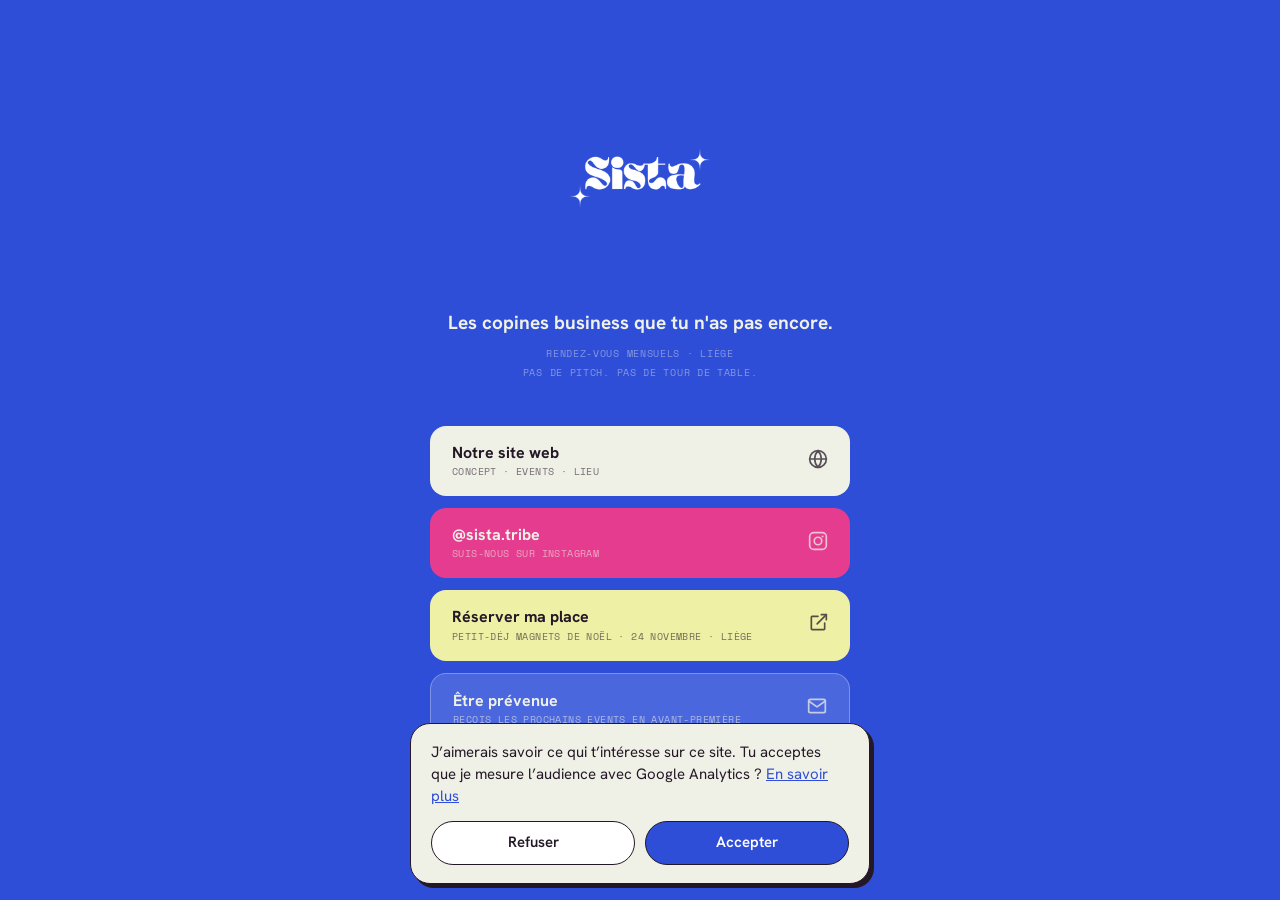
<file: links.html>
<!DOCTYPE html>
<html lang="fr">
<head>
<meta charset="UTF-8">
<meta name="viewport" content="width=device-width, initial-scale=1.0">
<title>SISTA · Liens</title>
<meta name="description" content="Le rendez-vous mensuel des entrepreneures · Liège">
<link rel="icon" type="image/svg+xml" href="data:image/svg+xml,<svg xmlns='http://www.w3.org/2000/svg' viewBox='0 0 32 32'><rect width='32' height='32' rx='8' fill='%232E4ED8'/><path d='M16 4C16.5 13.2 18.8 15.5 28 16 18.8 16.5 16.5 18.8 16 28 15.5 18.8 13.2 16.5 4 16 13.2 15.5 15.5 13.2 16 4Z' fill='%23E63C90'/></svg>">
<link rel="preconnect" href="https://fonts.googleapis.com">
<link href="https://fonts.googleapis.com/css2?family=Hanken+Grotesk:wght@400;500;600&display=swap" rel="stylesheet">
<style>
  @font-face { font-family:'Space Mono'; src:url('fonts/SpaceMono-Regular.ttf') format('truetype'); font-weight:400; }

  :root{
    --cobalt:#2E4ED8;
    --magenta:#E63C90;
    --citron:#EEF0A6;
    --cream:#EFF0E6;
    --ink:#241827;
    --lilas:#CFC9F0;
  }

  * { box-sizing:border-box; margin:0; padding:0; }

  body {
    min-height:100vh;
    background:var(--cobalt);
    display:flex;
    flex-direction:column;
    align-items:center;
    justify-content:center;
    padding:48px 20px 64px;
    font-family:'Hanken Grotesk', sans-serif;
  }

  .card {
    width:100%;
    max-width:420px;
    display:flex;
    flex-direction:column;
    align-items:center;
  }

  /* ── Logo ── */
  .logo-img {
    width:clamp(160px, 50vw, 210px);
    margin-bottom:28px;
    display:block;
  }

  /* ── Tagline ── */
  .tagline-main {
    font-family:'Hanken Grotesk', sans-serif;
    font-weight:700;
    font-size:clamp(15px, 4vw, 19px);
    color:var(--cream);
    text-align:center;
    line-height:1.3;
    margin-bottom:8px;
  }
  .tagline {
    font-family:'Space Mono', monospace;
    font-size:10px;
    color:var(--cream);
    opacity:.45;
    letter-spacing:.07em;
    text-transform:uppercase;
    text-align:center;
    margin-bottom:44px;
    line-height:1.9;
  }

  /* ── Buttons ── */
  .links {
    display:flex;
    flex-direction:column;
    gap:12px;
    width:100%;
  }

  .link-btn {
    display:flex;
    align-items:center;
    justify-content:space-between;
    gap:12px;
    width:100%;
    padding:17px 22px;
    border-radius:16px;
    text-decoration:none;
    font-family:'Hanken Grotesk', sans-serif;
    font-weight:700;
    font-size:16px;
   
    transition:transform .2s cubic-bezier(.34,1.56,.64,1), box-shadow .2s, filter .2s;
    outline:none;
    border:none;
  }

  .link-btn:hover, .link-btn:focus-visible {
    transform:translateY(-3px) scale(1.02);
    filter:brightness(1.06);
  }
  .link-btn:active {
    transform:translateY(0) scale(.99);
    filter:brightness(.97);
  }

  .btn-cream   { background:var(--cream);   color:var(--ink); }
  .btn-magenta { background:var(--magenta); color:var(--cream); }
  .btn-citron  { background:var(--citron);  color:var(--ink); }
  .btn-glass   { background:rgba(255,255,255,.14); color:var(--cream); border:1.5px solid rgba(255,255,255,.28); }

  .btn-label {
    display:flex;
    flex-direction:column;
    gap:2px;
  }
  .btn-name {
    font-size:16px;
    line-height:1.2;
  }
  .btn-sub {
    font-family:'Space Mono', monospace;
    font-size:10px;
    font-weight:400;
    letter-spacing:.04em;
    opacity:.6;
    text-transform:uppercase;
  }
  .btn-icon {
    flex-shrink:0;
    opacity:.75;
  }

  /* ── Footer ── */
  footer {
    margin-top:48px;
    text-align:center;
  }
  footer p {
    font-family:'Space Mono', monospace;
    font-size:10px;
    color:var(--cream);
    opacity:.25;
    letter-spacing:.06em;
    text-transform:uppercase;
    line-height:1.8;
  }
</style>
<script src="/analytics.js" defer></script>
<link rel="stylesheet" href="curseur.css">
</head>
<body>

<div class="card">

  <img class="logo-img"
       src="logo%20sista%20blanc%20-%20fond%20transp.png"
       alt="SISTA">

  <p class="tagline-main">Les copines business que tu n'as pas encore.</p>
  <p class="tagline">Rendez-vous mensuels · Liège<br>Pas de pitch. Pas de tour de table.</p>

  <div class="links">

    <!-- 1. Site web -->
    <a class="link-btn btn-cream" href="https://sistatribe.be" target="_blank" rel="noopener">
      <span class="btn-label">
        <span class="btn-name">Notre site web</span>
        <span class="btn-sub">Concept · Events · Lieu</span>
      </span>
      <span class="btn-icon">
        <svg width="20" height="20" viewBox="0 0 24 24" fill="none" stroke="currentColor" stroke-width="2" stroke-linecap="round" stroke-linejoin="round">
          <circle cx="12" cy="12" r="10"/><path d="M2 12h20M12 2a15.3 15.3 0 0 1 4 10 15.3 15.3 0 0 1-4 10 15.3 15.3 0 0 1-4-10A15.3 15.3 0 0 1 12 2z"/>
        </svg>
      </span>
    </a>

    <!-- 2. Instagram -->
    <a class="link-btn btn-magenta" href="https://www.instagram.com/sista.tribe/" target="_blank" rel="noopener">
      <span class="btn-label">
        <span class="btn-name">@sista.tribe</span>
        <span class="btn-sub">Suis-nous sur Instagram</span>
      </span>
      <span class="btn-icon">
        <svg width="20" height="20" viewBox="0 0 24 24" fill="none" stroke="currentColor" stroke-width="2" stroke-linecap="round" stroke-linejoin="round">
          <rect x="2" y="2" width="20" height="20" rx="5"/><circle cx="12" cy="12" r="4.5"/><circle cx="17.5" cy="6.5" r="1.2" fill="currentColor" stroke="none"/>
        </svg>
      </span>
    </a>

    <!-- 3. Réservation Petit-déjeuner créatif -->
    <a class="link-btn btn-citron" href="event-petit-dejeuner-24-novembre.html" target="_blank" rel="noopener">
      <span class="btn-label">
        <span class="btn-name">Réserver ma place</span>
        <span class="btn-sub">Petit-déj magnets de Noël · 24 novembre · Liège</span>
      </span>
      <span class="btn-icon">
        <svg width="20" height="20" viewBox="0 0 24 24" fill="none" stroke="currentColor" stroke-width="2" stroke-linecap="round" stroke-linejoin="round">
          <path d="M20 12v7a1 1 0 0 1-1 1H5a1 1 0 0 1-1-1V5a1 1 0 0 1 1-1h7"/><polyline points="16 2 22 2 22 8"/><line x1="11" y1="13" x2="22" y2="2"/>
        </svg>
      </span>
    </a>

    <!-- 4. Mailing list -->
    <a class="link-btn btn-glass" href="https://sistatribe.be/#signup">
      <span class="btn-label">
        <span class="btn-name">Être prévenue</span>
        <span class="btn-sub">Reçois les prochains events en avant-première</span>
      </span>
      <span class="btn-icon">
        <svg width="20" height="20" viewBox="0 0 24 24" fill="none" stroke="currentColor" stroke-width="2" stroke-linecap="round" stroke-linejoin="round">
          <path d="M4 4h16c1.1 0 2 .9 2 2v12c0 1.1-.9 2-2 2H4c-1.1 0-2-.9-2-2V6c0-1.1.9-2 2-2z"/><polyline points="22,6 12,13 2,6"/>
        </svg>
      </span>
    </a>

  </div>
</div>

<footer>
  <p>SISTA · par Carole Polus · Liège</p>
</footer>

</body>
</html>
</file>
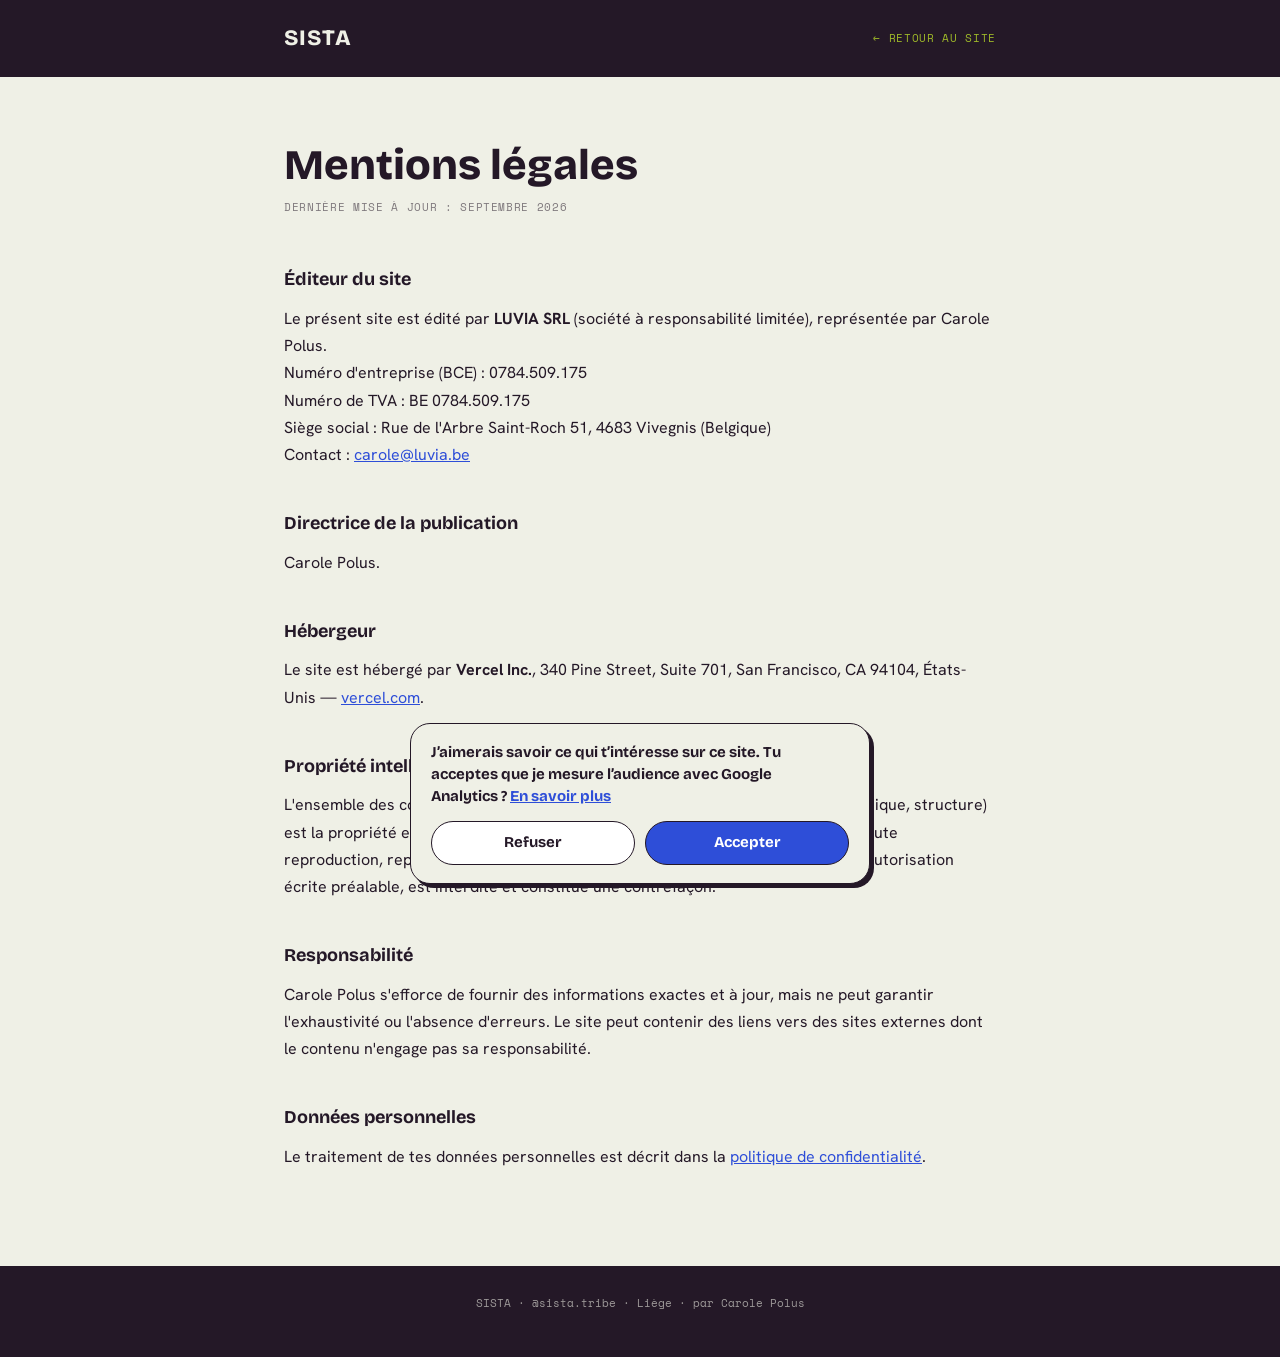
<file: mentions-legales.html>
<!DOCTYPE html>
<html lang="fr">
<head>
<meta charset="UTF-8">
<meta name="viewport" content="width=device-width, initial-scale=1.0">
<title>Mentions légales · SISTA</title>
<link rel="icon" type="image/svg+xml" href="data:image/svg+xml,<svg xmlns='http://www.w3.org/2000/svg' viewBox='0 0 32 32'><rect width='32' height='32' rx='8' fill='%232E4ED8'/><path d='M16 4C16.5 13.2 18.8 15.5 28 16 18.8 16.5 16.5 18.8 16 28 15.5 18.8 13.2 16.5 4 16 13.2 15.5 15.5 13.2 16 4Z' fill='%23E63C90'/></svg>">
<link rel="preconnect" href="https://fonts.googleapis.com">
<link href="https://fonts.googleapis.com/css2?family=Hanken+Grotesk:wght@400;500;600;700&display=swap" rel="stylesheet">
<style>
  @font-face { font-family:'Bricolage Grotesque'; src:url('fonts/BricolageGrotesque-Bold.ttf') format('truetype'); font-weight:700; }
  @font-face { font-family:'Bricolage Grotesque'; src:url('fonts/BricolageGrotesque-ExtraBold.ttf') format('truetype'); font-weight:800; }
  @font-face { font-family:'Space Mono'; src:url('fonts/SpaceMono-Regular.ttf') format('truetype'); font-weight:400; }

  :root{
    --cobalt:#2E4ED8;
    --magenta:#E63C90;
    --cream:#EFF0E6;
    --ink:#241827;
    --lime:#B5D62A;
  }
  *{ box-sizing:border-box; }
  body{
    margin:0;
    background:var(--cream);
    color:var(--ink);
    font-family:'Hanken Grotesk', sans-serif;
    line-height:1.7;
  }

  /* ── Header ── */
  header{
    background:var(--ink);
    padding:20px 0;
  }
  header .wrap{
    display:flex;
    align-items:center;
    justify-content:space-between;
  }
  .logo{
    font-family:'Bricolage Grotesque', sans-serif;
    font-weight:800;
    font-size:22px;
    color:var(--cream);
    text-decoration:none;
    letter-spacing:.04em;
  }
  .back-link{
    font-family:'Space Mono', monospace;
    font-size:11px;
    color:var(--lime);
    text-decoration:none;
    letter-spacing:.06em;
    text-transform:uppercase;
    opacity:.85;
  }
  .back-link:hover{ opacity:1; }

  /* ── Content ── */
  .wrap{ max-width:760px; margin:0 auto; padding:0 24px; }
  main{ padding:64px 0 80px; }
  h1{
    font-family:'Bricolage Grotesque', sans-serif;
    font-weight:800;
    font-size:clamp(28px, 5vw, 42px);
    margin:0 0 8px;
    line-height:1.15;
  }
  .updated{
    font-family:'Space Mono', monospace;
    font-size:11px;
    letter-spacing:.06em;
    text-transform:uppercase;
    opacity:.55;
    margin-bottom:48px;
  }
  h2{
    font-family:'Bricolage Grotesque', sans-serif;
    font-weight:700;
    font-size:18px;
    margin:40px 0 10px;
  }
  p{ margin:0 0 16px; }
  a{ color:var(--cobalt); }
  a:hover{ color:var(--magenta); }
  hr{ border:none; border-top:1px solid rgba(36,24,39,.12); margin:48px 0; }

  /* ── Footer ── */
  footer{
    background:var(--ink);
    color:var(--cream);
    padding:28px 0;
    text-align:center;
  }
  footer .kick{
    font-family:'Space Mono', monospace;
    font-size:11px;
    opacity:.6;
  }
</style>
<script src="/analytics.js" defer></script>
<link rel="stylesheet" href="curseur.css">
</head>
<body>

<header>
  <div class="wrap" style="max-width:760px;">
    <a href="index.html" class="logo">SISTA</a>
    <a href="index.html" class="back-link">← Retour au site</a>
  </div>
</header>

<main>
  <div class="wrap">
    <h1>Mentions légales</h1>
    <p class="updated">Dernière mise à jour : septembre 2026</p>

    <h2>Éditeur du site</h2>
    <p>
      Le présent site est édité par <strong>LUVIA SRL</strong> (société à responsabilité limitée), représentée par Carole Polus.<br>
      Numéro d'entreprise (BCE) : 0784.509.175<br>
      Numéro de TVA : BE 0784.509.175<br>
      Siège social : Rue de l'Arbre Saint-Roch 51, 4683 Vivegnis (Belgique)<br>
      Contact : <a href="mailto:carole@luvia.be">carole@luvia.be</a>
    </p>

    <h2>Directrice de la publication</h2>
    <p>Carole Polus.</p>

    <h2>Hébergeur</h2>
    <p>
      Le site est hébergé par <strong>Vercel Inc.</strong>, 340 Pine Street, Suite 701, San Francisco, CA 94104, États-Unis — <a href="https://vercel.com" target="_blank" rel="noopener">vercel.com</a>.
    </p>

    <h2>Propriété intellectuelle</h2>
    <p>
      L'ensemble des contenus présents sur ce site (textes, visuels, logo, identité graphique, structure) est la propriété exclusive de Carole Polus / LUVIA SRL, sauf mention contraire. Toute reproduction, représentation, modification ou diffusion, totale ou partielle, sans autorisation écrite préalable, est interdite et constitue une contrefaçon.
    </p>

    <h2>Responsabilité</h2>
    <p>
      Carole Polus s'efforce de fournir des informations exactes et à jour, mais ne peut garantir l'exhaustivité ou l'absence d'erreurs. Le site peut contenir des liens vers des sites externes dont le contenu n'engage pas sa responsabilité.
    </p>

    <h2>Données personnelles</h2>
    <p>
      Le traitement de tes données personnelles est décrit dans la <a href="politique-confidentialite.html">politique de confidentialité</a>.
    </p>
  </div>
</main>

<footer>
  <div class="wrap" style="max-width:760px;">
    <p class="kick">SISTA · @sista.tribe · Liège · par Carole Polus</p>
  </div>
</footer>

</body>
</html>
</file>
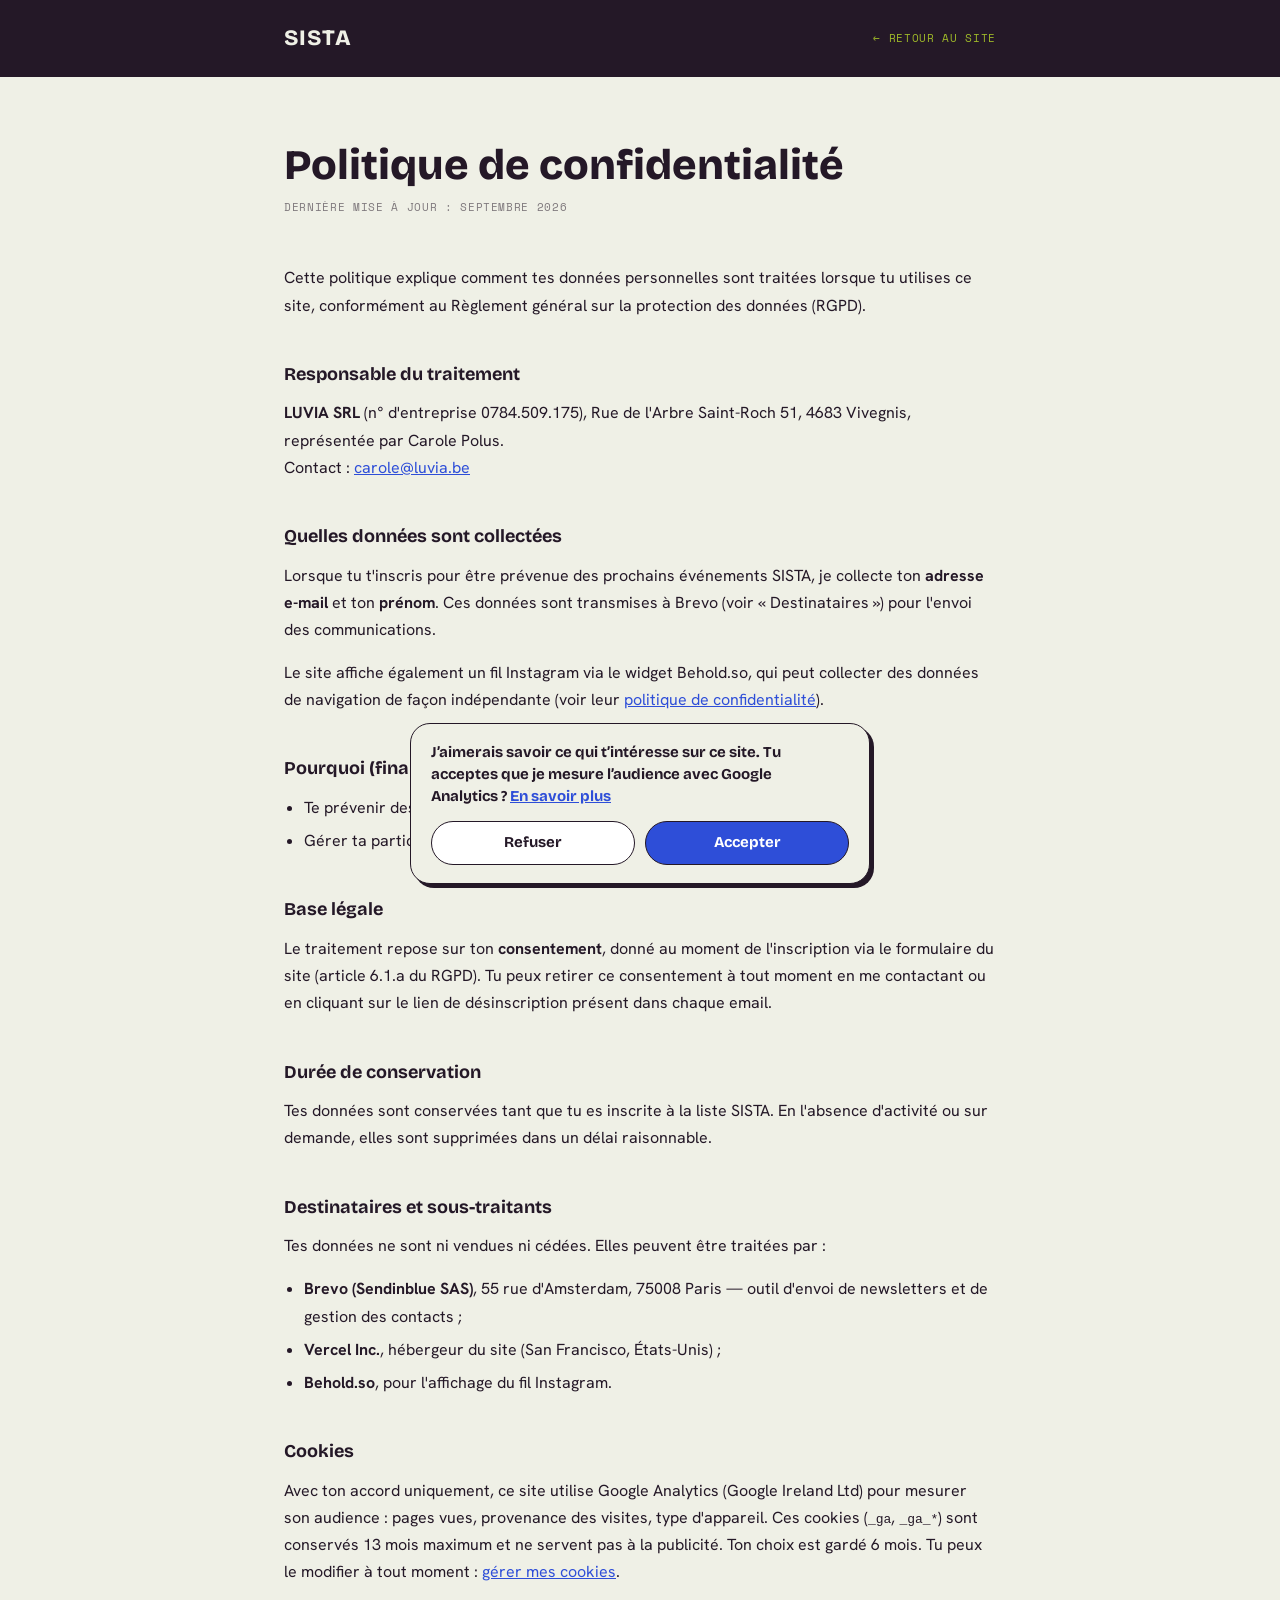
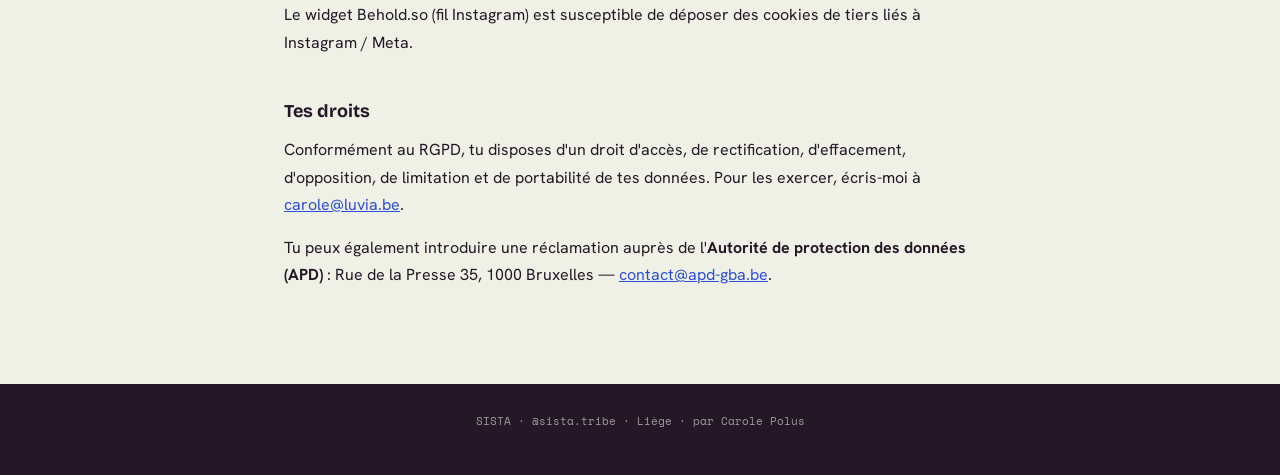
<file: politique-confidentialite.html>
<!DOCTYPE html>
<html lang="fr">
<head>
<meta charset="UTF-8">
<meta name="viewport" content="width=device-width, initial-scale=1.0">
<title>Politique de confidentialité · SISTA</title>
<link rel="icon" type="image/svg+xml" href="data:image/svg+xml,<svg xmlns='http://www.w3.org/2000/svg' viewBox='0 0 32 32'><rect width='32' height='32' rx='8' fill='%232E4ED8'/><path d='M16 4C16.5 13.2 18.8 15.5 28 16 18.8 16.5 16.5 18.8 16 28 15.5 18.8 13.2 16.5 4 16 13.2 15.5 15.5 13.2 16 4Z' fill='%23E63C90'/></svg>">
<link rel="preconnect" href="https://fonts.googleapis.com">
<link href="https://fonts.googleapis.com/css2?family=Hanken+Grotesk:wght@400;500;600;700&display=swap" rel="stylesheet">
<style>
  @font-face { font-family:'Bricolage Grotesque'; src:url('fonts/BricolageGrotesque-Bold.ttf') format('truetype'); font-weight:700; }
  @font-face { font-family:'Bricolage Grotesque'; src:url('fonts/BricolageGrotesque-ExtraBold.ttf') format('truetype'); font-weight:800; }
  @font-face { font-family:'Space Mono'; src:url('fonts/SpaceMono-Regular.ttf') format('truetype'); font-weight:400; }

  :root{
    --cobalt:#2E4ED8;
    --magenta:#E63C90;
    --cream:#EFF0E6;
    --ink:#241827;
    --lime:#B5D62A;
  }
  *{ box-sizing:border-box; }
  body{
    margin:0;
    background:var(--cream);
    color:var(--ink);
    font-family:'Hanken Grotesk', sans-serif;
    line-height:1.7;
  }

  /* ── Header ── */
  header{
    background:var(--ink);
    padding:20px 0;
  }
  header .wrap{
    display:flex;
    align-items:center;
    justify-content:space-between;
  }
  .logo{
    font-family:'Bricolage Grotesque', sans-serif;
    font-weight:800;
    font-size:22px;
    color:var(--cream);
    text-decoration:none;
    letter-spacing:.04em;
  }
  .back-link{
    font-family:'Space Mono', monospace;
    font-size:11px;
    color:var(--lime);
    text-decoration:none;
    letter-spacing:.06em;
    text-transform:uppercase;
    opacity:.85;
  }
  .back-link:hover{ opacity:1; }

  /* ── Content ── */
  .wrap{ max-width:760px; margin:0 auto; padding:0 24px; }
  main{ padding:64px 0 80px; }
  h1{
    font-family:'Bricolage Grotesque', sans-serif;
    font-weight:800;
    font-size:clamp(28px, 5vw, 42px);
    margin:0 0 8px;
    line-height:1.15;
  }
  .updated{
    font-family:'Space Mono', monospace;
    font-size:11px;
    letter-spacing:.06em;
    text-transform:uppercase;
    opacity:.55;
    margin-bottom:48px;
  }
  h2{
    font-family:'Bricolage Grotesque', sans-serif;
    font-weight:700;
    font-size:18px;
    margin:40px 0 10px;
  }
  p{ margin:0 0 16px; }
  ul{ margin:0 0 16px; padding-left:20px; }
  li{ margin-bottom:6px; }
  a{ color:var(--cobalt); }
  a:hover{ color:var(--magenta); }

  /* ── Footer ── */
  footer{
    background:var(--ink);
    color:var(--cream);
    padding:28px 0;
    text-align:center;
  }
  footer .kick{
    font-family:'Space Mono', monospace;
    font-size:11px;
    opacity:.6;
  }
</style>
<script src="/analytics.js" defer></script>
<link rel="stylesheet" href="curseur.css">
</head>
<body>

<header>
  <div class="wrap" style="max-width:760px;">
    <a href="index.html" class="logo">SISTA</a>
    <a href="index.html" class="back-link">← Retour au site</a>
  </div>
</header>

<main>
  <div class="wrap">
    <h1>Politique de confidentialité</h1>
    <p class="updated">Dernière mise à jour : septembre 2026</p>

    <p>Cette politique explique comment tes données personnelles sont traitées lorsque tu utilises ce site, conformément au Règlement général sur la protection des données (RGPD).</p>

    <h2>Responsable du traitement</h2>
    <p>
      <strong>LUVIA SRL</strong> (n° d'entreprise 0784.509.175), Rue de l'Arbre Saint-Roch 51, 4683 Vivegnis, représentée par Carole Polus.<br>
      Contact : <a href="mailto:carole@luvia.be">carole@luvia.be</a>
    </p>

    <h2>Quelles données sont collectées</h2>
    <p>
      Lorsque tu t'inscris pour être prévenue des prochains événements SISTA, je collecte ton <strong>adresse e-mail</strong> et ton <strong>prénom</strong>. Ces données sont transmises à Brevo (voir « Destinataires ») pour l'envoi des communications.
    </p>
    <p>
      Le site affiche également un fil Instagram via le widget Behold.so, qui peut collecter des données de navigation de façon indépendante (voir leur <a href="https://behold.so/privacy" target="_blank" rel="noopener">politique de confidentialité</a>).
    </p>

    <h2>Pourquoi (finalités)</h2>
    <ul>
      <li>Te prévenir des prochains événements SISTA (newsletters, invitations) ;</li>
      <li>Gérer ta participation aux événements.</li>
    </ul>

    <h2>Base légale</h2>
    <p>
      Le traitement repose sur ton <strong>consentement</strong>, donné au moment de l'inscription via le formulaire du site (article 6.1.a du RGPD). Tu peux retirer ce consentement à tout moment en me contactant ou en cliquant sur le lien de désinscription présent dans chaque email.
    </p>

    <h2>Durée de conservation</h2>
    <p>
      Tes données sont conservées tant que tu es inscrite à la liste SISTA. En l'absence d'activité ou sur demande, elles sont supprimées dans un délai raisonnable.
    </p>

    <h2>Destinataires et sous-traitants</h2>
    <p>Tes données ne sont ni vendues ni cédées. Elles peuvent être traitées par :</p>
    <ul>
      <li><strong>Brevo (Sendinblue SAS)</strong>, 55 rue d'Amsterdam, 75008 Paris — outil d'envoi de newsletters et de gestion des contacts ;</li>
      <li><strong>Vercel Inc.</strong>, hébergeur du site (San Francisco, États-Unis) ;</li>
      <li><strong>Behold.so</strong>, pour l'affichage du fil Instagram.</li>
    </ul>

    <h2>Cookies</h2>
    <p>
      Avec ton accord uniquement, ce site utilise Google Analytics (Google Ireland Ltd) pour mesurer son audience : pages vues, provenance des visites, type d'appareil. Ces cookies (<code>_ga</code>, <code>_ga_*</code>) sont conservés 13 mois maximum et ne servent pas à la publicité. Ton choix est gardé 6 mois. Tu peux le modifier à tout moment : <a href="#" onclick="window.sistaCookies&&window.sistaCookies();return false;">gérer mes cookies</a>.
    </p>
    <p>
      Le widget Behold.so (fil Instagram) est susceptible de déposer des cookies de tiers liés à Instagram / Meta.
    </p>

    <h2>Tes droits</h2>
    <p>
      Conformément au RGPD, tu disposes d'un droit d'accès, de rectification, d'effacement, d'opposition, de limitation et de portabilité de tes données. Pour les exercer, écris-moi à <a href="mailto:carole@luvia.be">carole@luvia.be</a>.
    </p>
    <p>
      Tu peux également introduire une réclamation auprès de l'<strong>Autorité de protection des données (APD)</strong> : Rue de la Presse 35, 1000 Bruxelles — <a href="mailto:contact@apd-gba.be">contact@apd-gba.be</a>.
    </p>
  </div>
</main>

<footer>
  <div class="wrap" style="max-width:760px;">
    <p class="kick">SISTA · @sista.tribe · Liège · par Carole Polus</p>
  </div>
</footer>

</body>
</html>
</file>
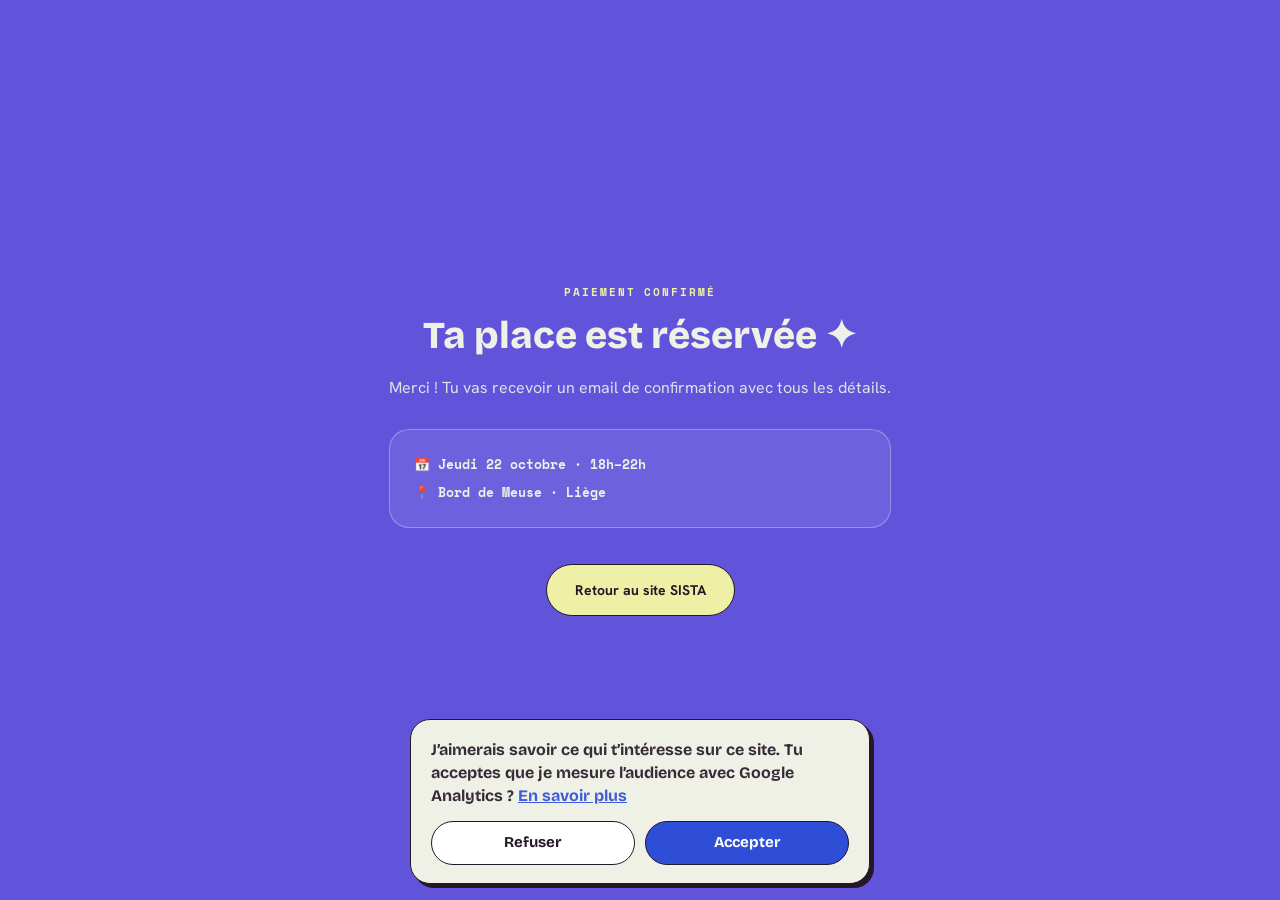
<file: reservation-confirmee.html>
<!DOCTYPE html>
<html lang="fr">
<head>
<meta charset="UTF-8">
<meta name="viewport" content="width=device-width, initial-scale=1.0">
<title>Réservation confirmée · SISTA</title>
<link rel="icon" type="image/svg+xml" href="data:image/svg+xml,<svg xmlns='http://www.w3.org/2000/svg' viewBox='0 0 32 32'><rect width='32' height='32' rx='8' fill='%232E4ED8'/><path d='M16 4C16.5 13.2 18.8 15.5 28 16 18.8 16.5 16.5 18.8 16 28 15.5 18.8 13.2 16.5 4 16 13.2 15.5 15.5 13.2 16 4Z' fill='%23E63C90'/></svg>">
<link rel="preconnect" href="https://fonts.googleapis.com">
<link href="https://fonts.googleapis.com/css2?family=Hanken+Grotesk:wght@400;500;600;700&display=swap" rel="stylesheet">
<style>
  @font-face { font-family:'Ahsing'; src:url('fonts/ahsing-regular.otf') format('opentype'); font-weight:400 900; }
  @font-face { font-family:'Bricolage Grotesque'; src:url('fonts/BricolageGrotesque-Bold.ttf') format('truetype'); font-weight:700; }
  @font-face { font-family:'Bricolage Grotesque'; src:url('fonts/BricolageGrotesque-ExtraBold.ttf') format('truetype'); font-weight:800; }
  @font-face { font-family:'Space Mono'; src:url('fonts/SpaceMono-Bold.ttf') format('truetype'); font-weight:700; }
  :root{
    --cobalt:#2E4ED8; --magenta:#E63C90; --periwinkle:#6154DB; --cream:#EFF0E6; --lime:#B5D62A; --citron:#EEF0A6; --ink:#241827;
    --border-main:1.5px solid var(--ink); --radius-card:20px; --radius-pill:999px;
  }
  *{box-sizing:border-box;}
  body{ margin:0; background:var(--periwinkle); color:var(--cream); font-family:'Hanken Grotesk', sans-serif; line-height:1.6; min-height:100vh; display:flex; align-items:center; }
  .wrap{ max-width:560px; margin:0 auto; padding:48px 24px; text-align:center; }
  .kick{ font-family:'Space Mono', monospace; font-weight:700; font-size:11px; letter-spacing:.18em; text-transform:uppercase; color:var(--citron); }
  h1{ font-family:'Bricolage Grotesque', sans-serif; font-weight:800; font-size:38px; line-height:1.1; margin:14px 0 18px; }
  p{ font-size:16px; opacity:.9; margin:0 0 8px; }
  .card{
    background:rgba(255,255,255,.08); border:1.5px solid rgba(255,255,255,.3); border-radius:var(--radius-card);
    padding:24px; margin:28px 0; text-align:left; font-family:'Space Mono',monospace; font-size:13px; font-weight:700;
  }
  .card div{ margin-bottom:8px; }
  .card div:last-child{ margin-bottom:0; }
  .btn{
    font-family:'Hanken Grotesk',sans-serif; font-weight:700; font-size:14px;
    border:var(--border-main); border-radius:var(--radius-pill);
    padding:14px 28px; display:inline-block; text-decoration:none;
    background:var(--citron); color:var(--ink); margin-top:8px;
  }
</style>
<script src="/analytics.js" defer></script>
<link rel="stylesheet" href="curseur.css">
</head>
<body>
  <div class="wrap">
    <div class="kick">Paiement confirmé</div>
    <h1>Ta place est réservée ✦</h1>
    <p>Merci ! Tu vas recevoir un email de confirmation avec tous les détails.</p>
    <div class="card">
      <div id="event-date">📅 Jeudi 22 octobre · 18h–22h</div>
      <div>📍 Bord de Meuse · Liège</div>
    </div>
    <a href="index.html" class="btn">Retour au site SISTA</a>
  </div>
  <script>
    const dates = {
      'paint-wine-22-octobre': '📅 Jeudi 22 octobre · 18h–22h',
      'petit-dejeuner-24-novembre': '📅 Mardi 24 novembre · 9h–11h30',
    };
    const eventId = new URLSearchParams(location.search).get('event');
    if (dates[eventId]) document.getElementById('event-date').textContent = dates[eventId];
  </script>
</body>
</html>
</file>
<file: curseur.css>
/* Curseur en étincelle, comme dans le logo SISTA : magenta partout, citron sur ce qui se clique */
html, body{
  cursor:url("data:image/svg+xml,%3Csvg xmlns='http://www.w3.org/2000/svg' width='28' height='28' viewBox='-2 -2 28 28'%3E%3Cpath d='M12 0C12.4 9.2 14.8 11.6 24 12 14.8 12.4 12.4 14.8 12 24 11.6 14.8 9.2 12.4 0 12 9.2 11.6 12.4 9.2 12 0Z' fill='%23E63C90' stroke='%23241827' stroke-width='1.4' stroke-linejoin='round'/%3E%3C/svg%3E") 14 14, auto;
}
a, button, label, select, summary, [role="button"], .carrousel-btn, input[type="checkbox"], input[type="submit"]{
  cursor:url("data:image/svg+xml,%3Csvg xmlns='http://www.w3.org/2000/svg' width='32' height='32' viewBox='-2 -2 28 28'%3E%3Cpath d='M12 0C12.4 9.2 14.8 11.6 24 12 14.8 12.4 12.4 14.8 12 24 11.6 14.8 9.2 12.4 0 12 9.2 11.6 12.4 9.2 12 0Z' fill='%23B5D62A' stroke='%23241827' stroke-width='1.4' stroke-linejoin='round'/%3E%3C/svg%3E") 16 16, pointer;
}
input[type="text"], input[type="email"], input[type="tel"], textarea{ cursor:text; }
</file>
